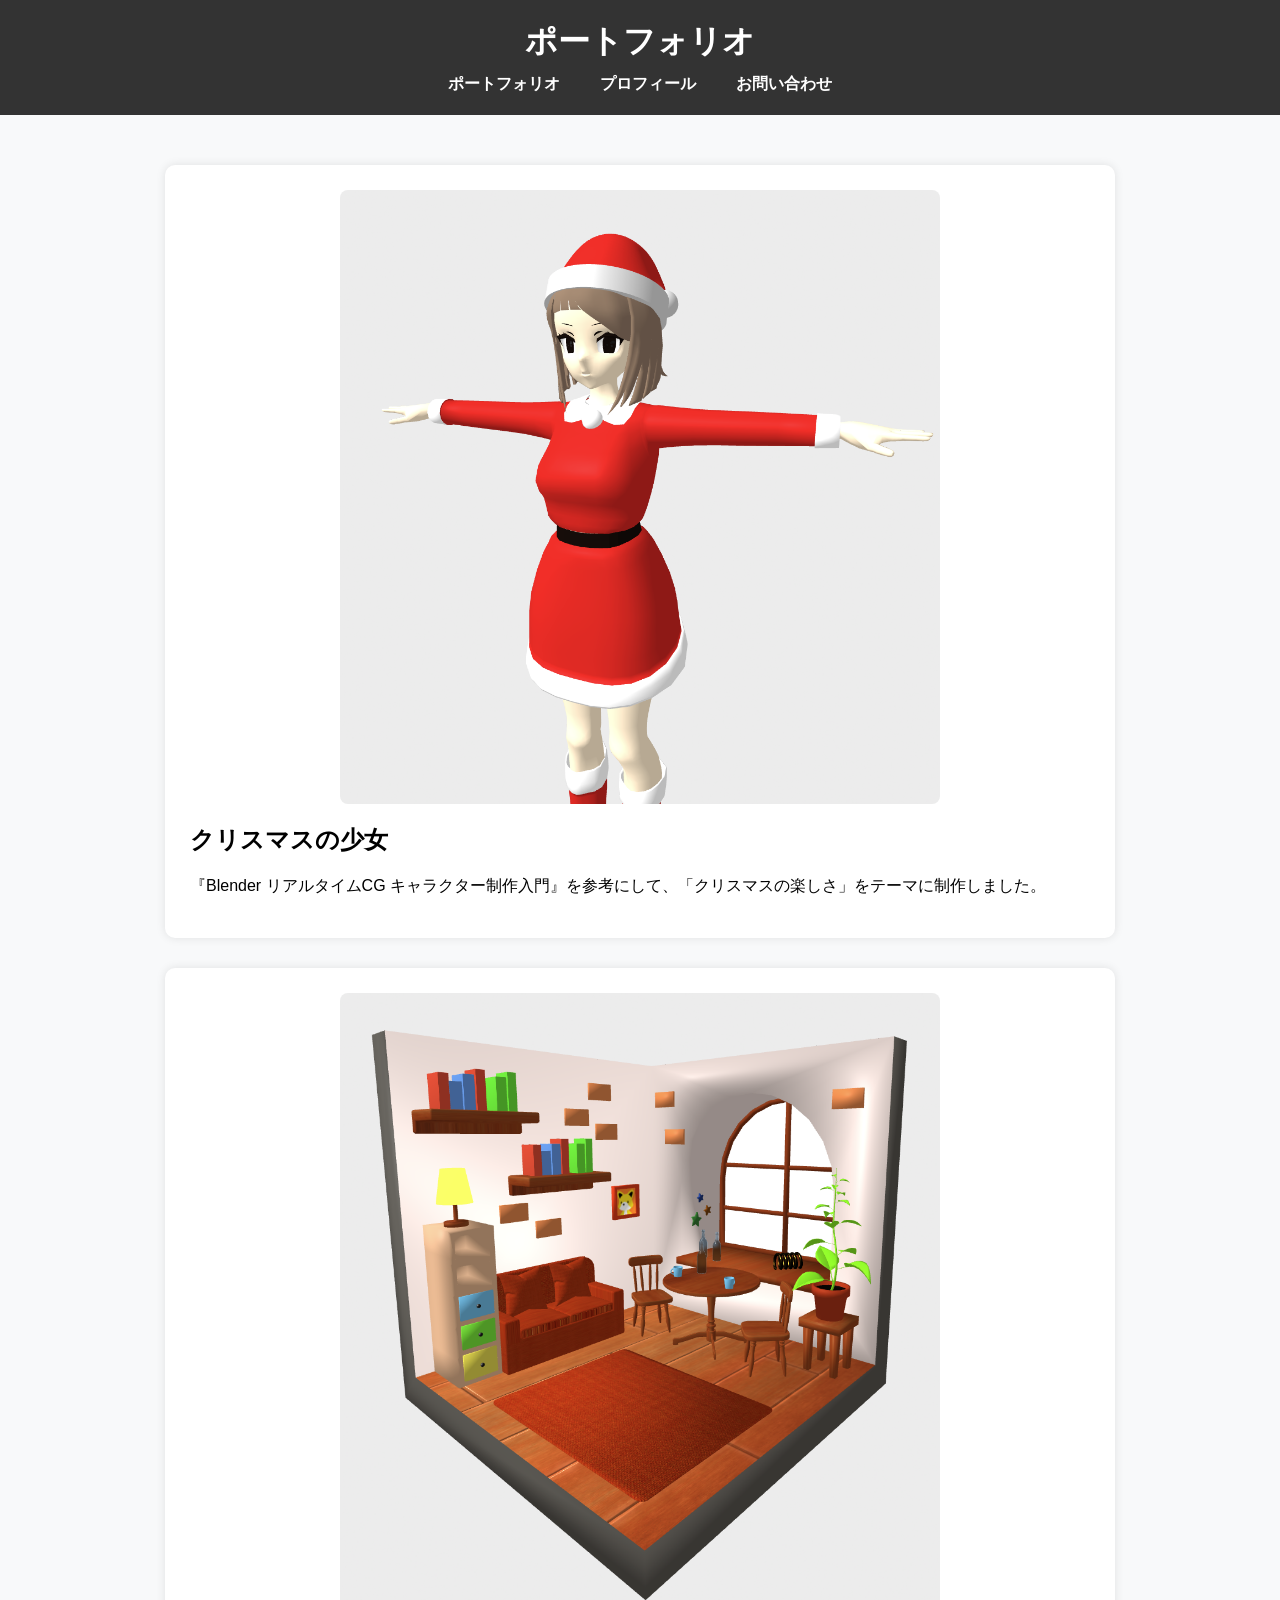
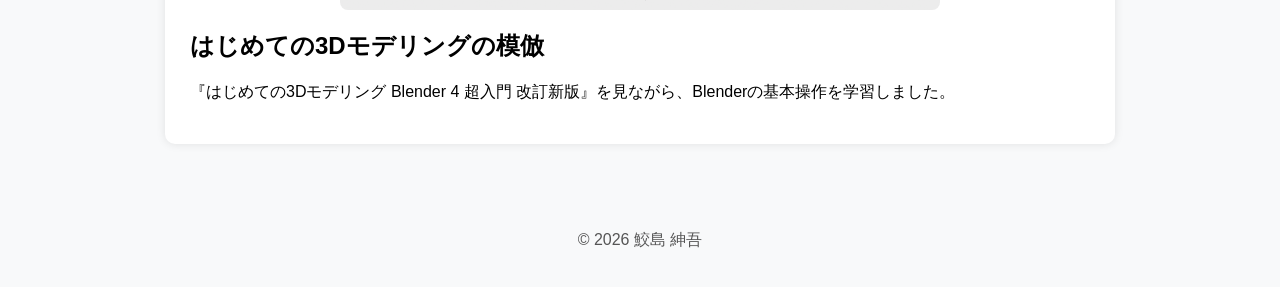
<file: index.html>
<!DOCTYPE html>
<html lang="ja">
<head>
  <meta charset="UTF-8">
  <title>ポートフォリオ</title>
  <link rel="stylesheet" href="style.css">
</head>
<body>
  <header>
    <h1>ポートフォリオ</h1>
    <nav>
      <ul class="menu">
        <li class="dropdown">
          <a href="index.html">ポートフォリオ</a>
          <ul class="dropdown-menu">
            <li><a href="works/christmas-girl.html">クリスマスの少女</a></li>
            <li><a href="works/roomModeling.html">はじめての3Dモデリングの模倣</a></li>
          </ul>
        </li>
        <li><a href="profile.html">プロフィール</a></li> 
        <li><a href="contact.html">お問い合わせ</a></li>
      </ul>
    </nav>
  </header>

  <main>
    <section class="work-card">
      <a href="works/christmas-girl.html" class="work-link">
        <img src="assets/model1_preview.png" alt="クリスマスの少女">
        <h2>クリスマスの少女</h2>
        <p>
          『Blender リアルタイムCG キャラクター制作入門』を参考にして、「クリスマスの楽しさ」をテーマに制作しました。
        </p>
      </a>
    </section>
  
    <section class="work-card">
      <a href="works/roomModeling.html" class="work-link">
        <img src="assets/model2_preview.png" alt="部屋のモデリング">
        <h2>はじめての3Dモデリングの模倣</h2>
        <p>
          『はじめての3Dモデリング Blender 4 超入門 改訂新版』を見ながら、Blenderの基本操作を学習しました。
        </p>
      </a>
    </section>
  </main>

  <footer>
    <p>© 2026 鮫島 紳吾</p>
  </footer>
</body>
</html>
</file>
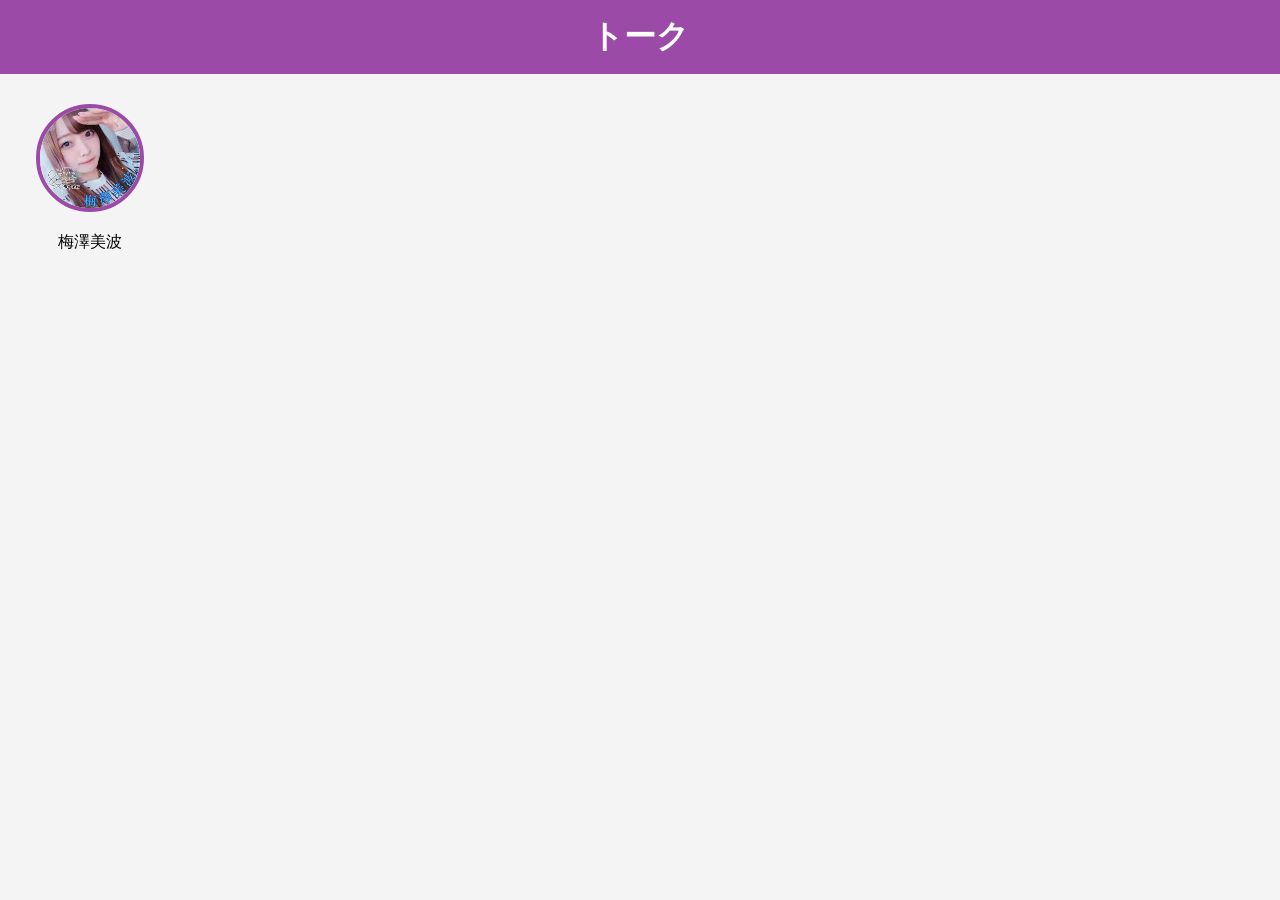
<file: UmeArchive/index.html>
<!DOCTYPE html>
<html lang="ja">
    <head>
        <meta charset="UTF-8">
        <title>乃木坂46 メッセージ</title>
        <link rel="stylesheet" href="css/style.css">
    </head>

    <body>
        <header>
            <h1>トーク</h1>
        </header>

        <div class="online-member">
            <div class="member-card" onClick="location.href='chat.html'">
                <img src="images/ume_icon.jpg" class="member-icon">
                <p>梅澤美波</p>
            </div>
        </div>
    </body>
</html>
</file>
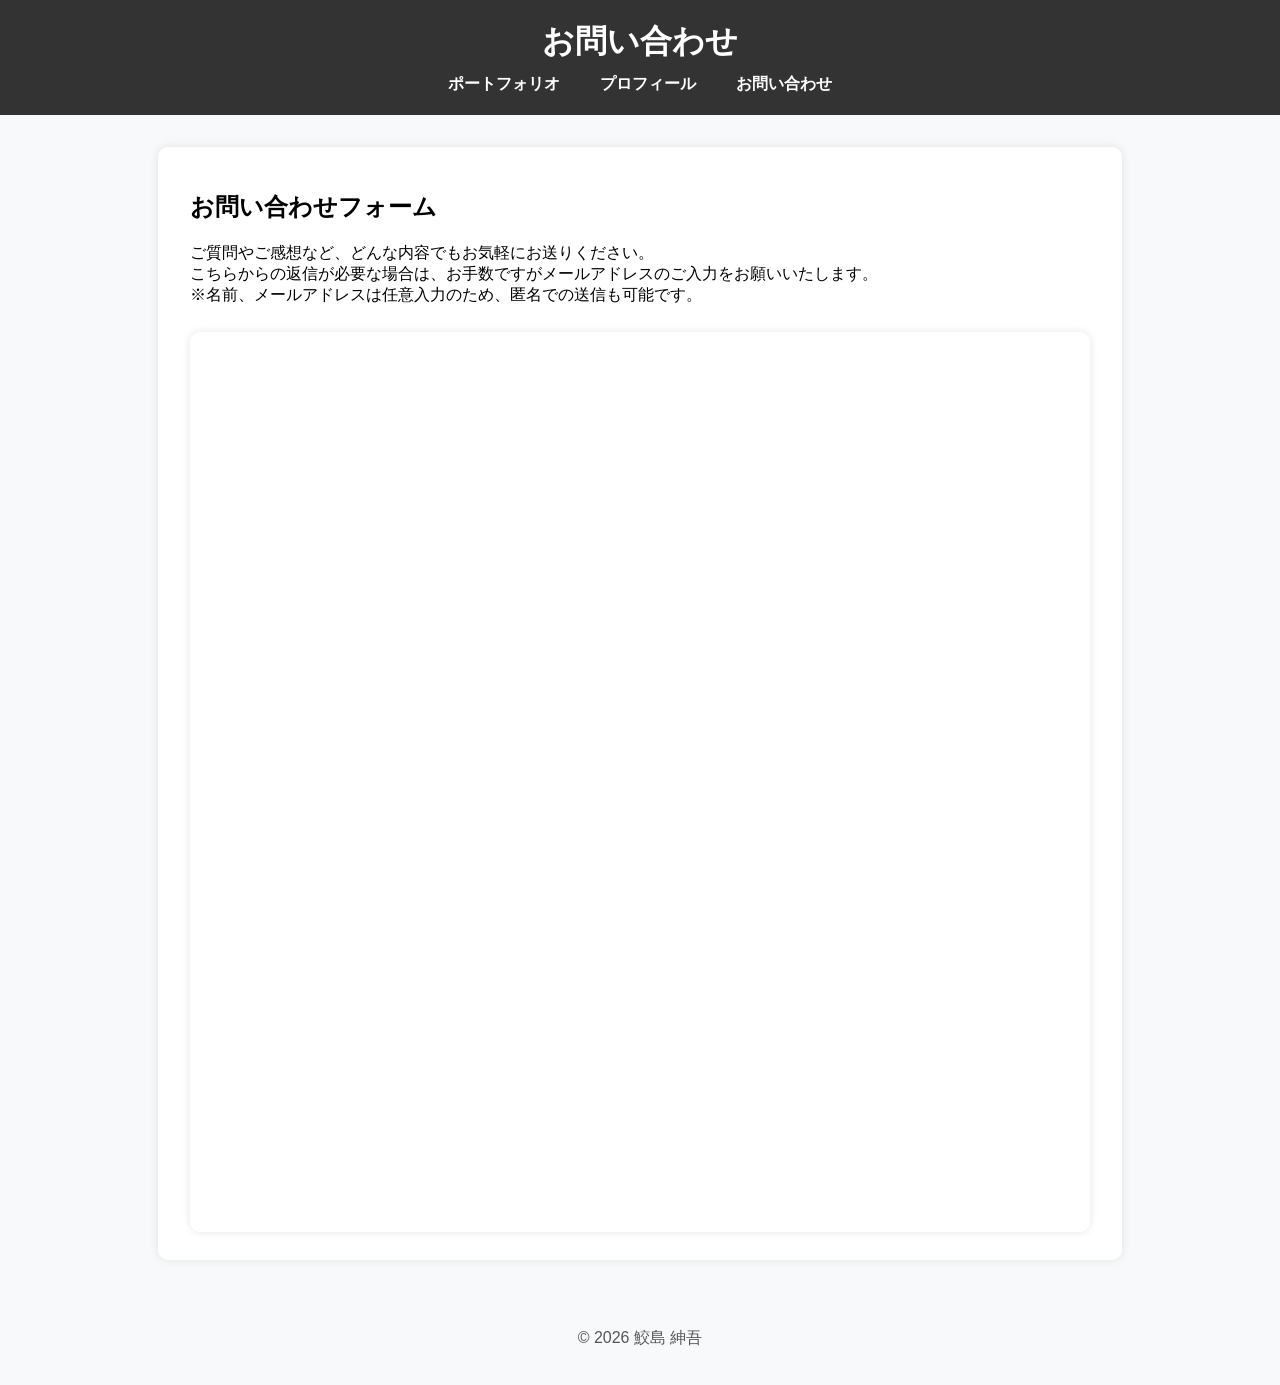
<file: contact.html>
<!DOCTYPE html>
<html lang="ja">
<head>
  <meta charset="UTF-8">
  <title>お問い合わせ</title>
  <link rel="stylesheet" href="style.css">
</head>
<body>
<header>
    <h1>お問い合わせ</h1>
    <nav>
      <ul class="menu">
        <li class="dropdown">
          <a href="index.html">ポートフォリオ</a>
          <ul class="dropdown-menu">
            <li><a href="works/christmas-girl.html">クリスマスの少女</a></li>
            <li><a href="works/roomModeling.html">はじめての3Dモデリングの模倣</a></li>
          </ul>
        </li>
        <li><a href="profile.html">プロフィール</a></li> 
        <li><a href="contact.html">お問い合わせ</a></li>
      </ul>
    </nav>
  </header>

<section>
  <h2>お問い合わせフォーム</h2>
  <p>ご質問やご感想など、どんな内容でもお気軽にお送りください。<br>
     こちらからの返信が必要な場合は、お手数ですがメールアドレスのご入力をお願いいたします。<br>
     ※名前、メールアドレスは任意入力のため、匿名での送信も可能です。</p>

  <!-- 🔹 ロード中メッセージ -->
  <div id="loading-message">
    マイクロソフトフォームを読み込み中です。少しお待ちください…
  </div>

  <!-- ▼ マイクロソフトフォームを埋め込む -->
  <iframe
    id="ms-form"
    class="ms-form"
    src="https://forms.office.com/Pages/ResponsePage.aspx?id=vp42Lm8OF0qu0CvTeDIk_mT6iTL8O8BKkpQzoKAa1VZUN0JVOVBCN1o0R1oyV1VOWUo5S1dIUDlLSy4u&embedded=true">
    読み込んでいます…
  </iframe>

</section>

<footer>
  <p>© 2026 鮫島 紳吾</p>
</footer>

<script>
  // iframe が読み込まれたらローディング表示を消す
  document.getElementById("ms-form").addEventListener("load", function() {
    document.getElementById("loading-message").style.display = "none";
  });
</script>

</body>
</html>
</file>
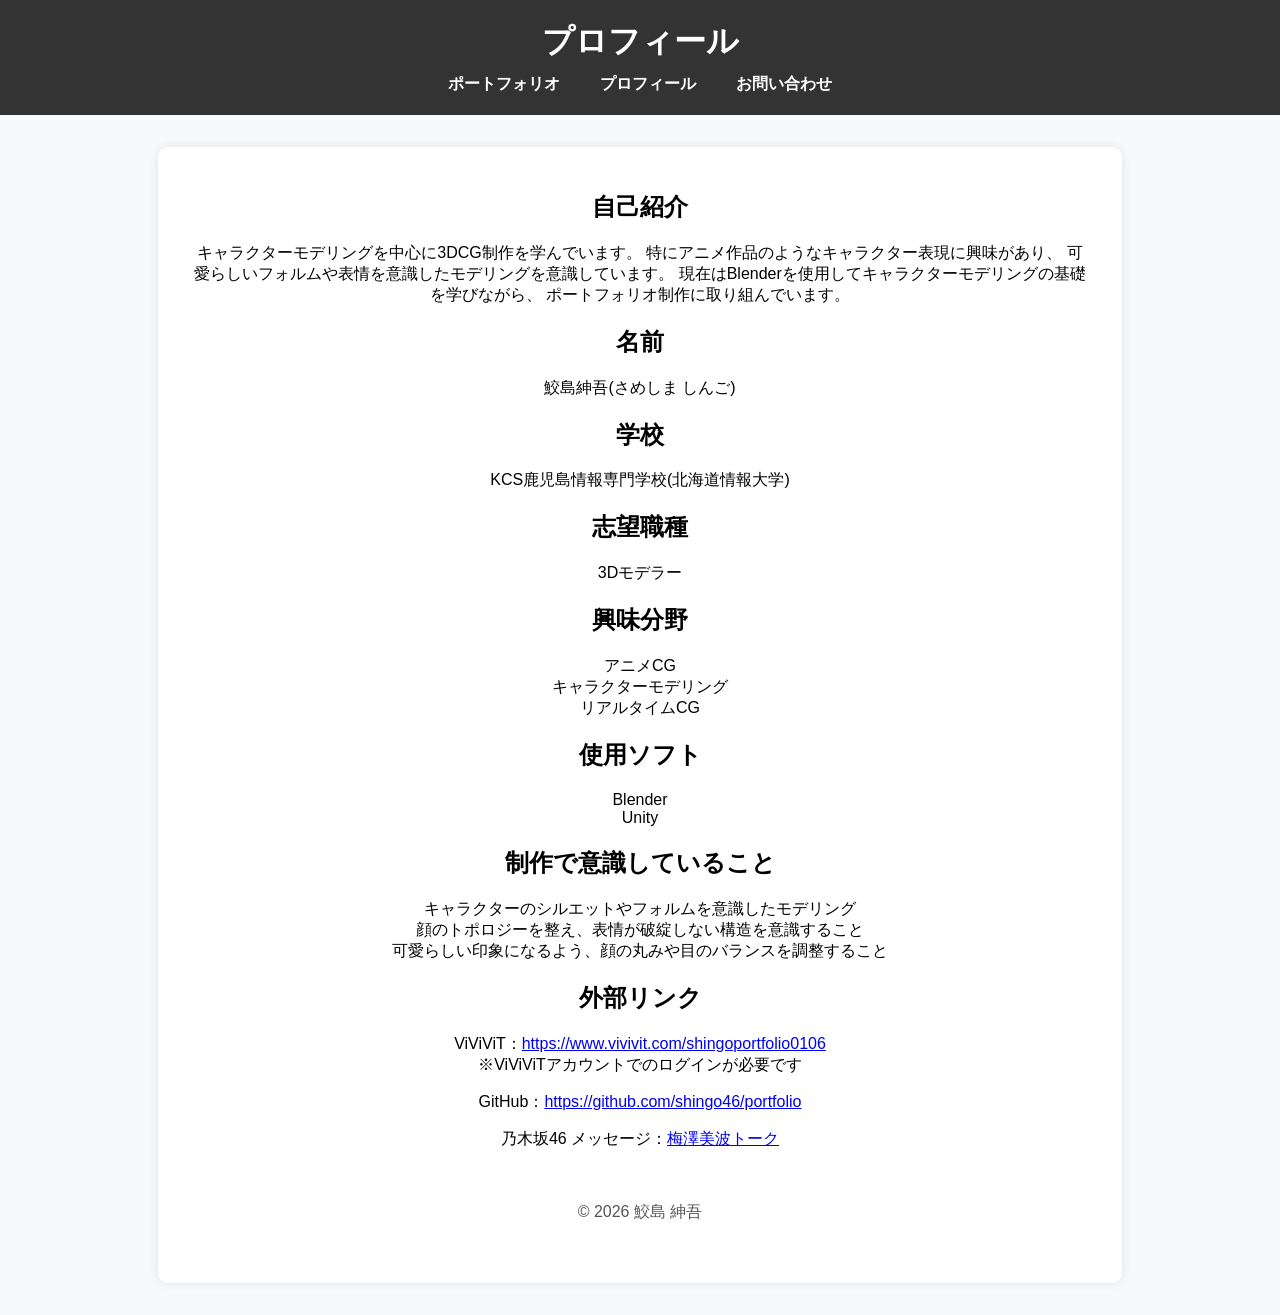
<file: profile.html>
<!DOCTYPE html>
<html lang="ja">
<head>
  <meta charset="UTF-8">
  <title>プロフィール</title>
  <link rel="stylesheet" href="style.css">
</head>
<body>
  <header>
    <h1>プロフィール</h1>
    <nav>
      <ul class="menu">
        <li class="dropdown">
          <a href="index.html">ポートフォリオ</a>
          <ul class="dropdown-menu">
            <li><a href="works/christmas-girl.html">クリスマスの少女</a></li>
            <li><a href="works/roomModeling.html">はじめての3Dモデリングの模倣</a></li>
          </ul>
        </li>
        <li><a href="profile.html">プロフィール</a></li> 
        <li><a href="contact.html">お問い合わせ</a></li>
      </ul>
    </nav>
  </header>

  <section class="profile-section">
    <h2>自己紹介</h2>
    <p>
      キャラクターモデリングを中心に3DCG制作を学んでいます。
      特にアニメ作品のようなキャラクター表現に興味があり、
      可愛らしいフォルムや表情を意識したモデリングを意識しています。

      現在はBlenderを使用してキャラクターモデリングの基礎を学びながら、
      ポートフォリオ制作に取り組んでいます。
    </p>
    <h2>名前</h2>
    <p>鮫島紳吾(さめしま しんご)</p>

    <h2>学校</h2>
    <p>KCS鹿児島情報専門学校(北海道情報大学)

    <h2>志望職種</h2>
    <p>3Dモデラー</p>

    <h2>興味分野</h2>
    <p>
      アニメCG<br>
      キャラクターモデリング<br>
      リアルタイムCG
    </p>

    <h2>使用ソフト</h2>
    <p>
      Blender<br>
      Unity
    </p>

    <h2>制作で意識していること</h2>
    <p>
      キャラクターのシルエットやフォルムを意識したモデリング<br>
      顔のトポロジーを整え、表情が破綻しない構造を意識すること<br>
      可愛らしい印象になるよう、顔の丸みや目のバランスを調整すること
    </p>
    <h2>外部リンク</h2>
    <p>ViViViT：<a href="https://www.vivivit.com/shingoportfolio0106">https://www.vivivit.com/shingoportfolio0106</a><br>
    ※ViViViTアカウントでのログインが必要です</p>
    <p>GitHub：<a href="https://github.com/shingo46/portfolio">https://github.com/shingo46/portfolio</a></p>
    <p>乃木坂46 メッセージ：<a href="UmeArchive/index.html">梅澤美波トーク</a></p>

  <footer>
    <p>© 2026 鮫島 紳吾</p>
  </footer>
</body>
</html>
</file>
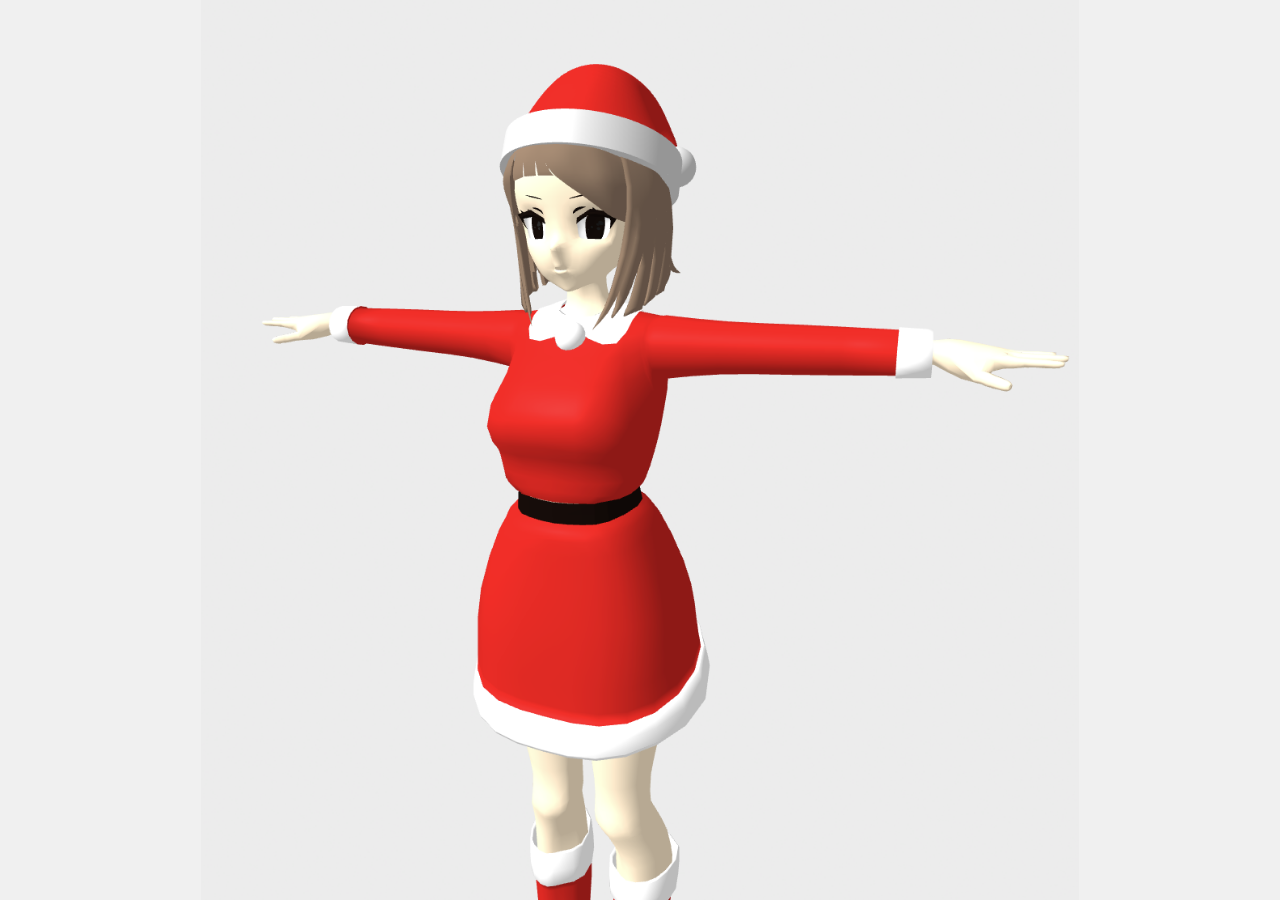
<file: scene1.html>
<!DOCTYPE html>
<html>
<head>
  <meta charset="UTF-8">
  <script src="https://aframe.io/releases/1.4.2/aframe.min.js"></script>

  <style>
    html, body, a-scene {
      width: 100%;
      height: 100%;
      margin: 0;
      padding: 0;
      overflow: hidden;
    }

    /* ロード中に表示する画像 */
    #loading-image {
      position: absolute;
      top: 0;
      left: 0;
      width: 100%;
      height: 100%;
      object-fit: contain;
      background: #f0f0f0;
      transition: opacity 0.5s;
      z-index: 10;
    }

    #loading-image.hidden {
      opacity: 0;
      pointer-events: none;
    }
  </style>
</head>
<body>

  <!-- 🔹 ロード中に表示する画像 -->
  <img id="loading-image" src="assets/model1_preview.png" alt="Loading...">

  <!-- 🔹 A-Frame 上下移動コンポーネント -->
  <script>
AFRAME.registerComponent("flat-wasd", {
  schema: {
    speed: {default: 3}
  },

  init: function () {
    this.keys = {};
    window.addEventListener("keydown", e => this.keys[e.code] = true);
    window.addEventListener("keyup",   e => this.keys[e.code] = false);
  },

  tick: function (time, delta) {
    const el = this.el;
    const pos = el.getAttribute("position");
    const rot = el.getAttribute("rotation");
    const move = this.data.speed * (delta / 1000);

    // --- 水平方向だけの角度（Y軸回転） ---
    const yaw = THREE.MathUtils.degToRad(rot.y);

    // 基本方向ベクトル（カメラの傾きは無視）
    const forward = new THREE.Vector3(-Math.sin(yaw), 0, -Math.cos(yaw));
    const right   = new THREE.Vector3(-forward.z, 0, forward.x);

    // --- 移動処理（地面と水平のみ） ---
    if (this.keys["KeyW"]) {
      pos.x += forward.x * move;
      pos.z += forward.z * move;
    }
    if (this.keys["KeyS"]) {
      pos.x -= forward.x * move;
      pos.z -= forward.z * move;
    }
    if (this.keys["KeyA"]) {
      pos.x -= right.x * move;
      pos.z -= right.z * move;
    }
    if (this.keys["KeyD"]) {
      pos.x += right.x * move;
      pos.z += right.z * move;
    }

    if (this.keys["Space"]) pos.y += move; // 上昇
    if (this.keys["ShiftLeft"] || this.keys["ShiftRight"]) pos.y -= move; // 下降

    el.setAttribute("position", pos);
  }
});
</script>


  <a-scene embedded>
    <a-assets>
      <a-asset-item id="model1" src="assets/model1.glb"></a-asset-item>
    </a-assets>

    <a-entity id="modelEntity"
              gltf-model="#model1"
              position="0 0 0"
              scale="3 3 3">
    </a-entity>

    <a-sky color="#ECECEC"></a-sky>

    <!-- 🎥 カメラ：上下移動＋WASD対応 -->
    <a-entity camera 
              look-controls
              flat-wasd
              position="0 4 2">
    </a-entity>
  </a-scene>

  <script>
    const model = document.getElementById("modelEntity");
    const loadingImage = document.getElementById("loading-image");

    model.addEventListener("model-loaded", () => {
      console.log("モデル読み込み完了");
      loadingImage.classList.add("hidden");
    });
  </script>

</body>
</html>
</file>
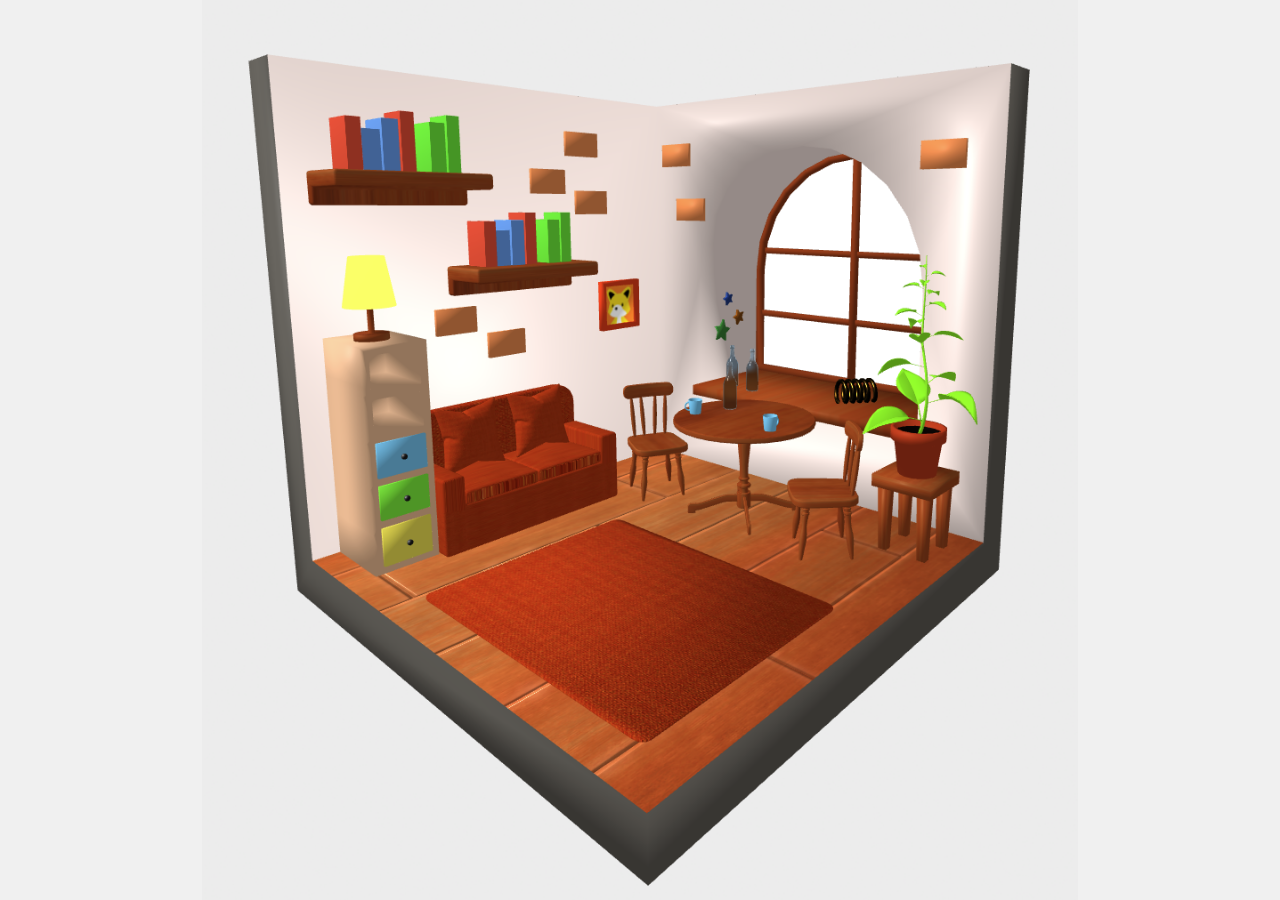
<file: scene2.html>
<!DOCTYPE html>
<html>
<head>
  <meta charset="UTF-8">
  <script src="https://aframe.io/releases/1.4.2/aframe.min.js"></script>

  <style>
    html, body, a-scene {
      width: 100%;
      height: 100%;
      margin: 0;
      padding: 0;
      overflow: hidden;
    }

    #loading-image {
      position: absolute;
      top: 0;
      left: 0;
      width: 100%;
      height: 100%;
      object-fit: contain;
      background: #f0f0f0;
      transition: opacity 0.5s;
      z-index: 10;
    }

    #loading-image.hidden {
      opacity: 0;
      pointer-events: none;
    }
  </style>
</head>
<body>

  <img id="loading-image" src="assets/model2_preview.png" alt="Loading...">

  <!-- 上下移動コンポーネント -->
  <script>
AFRAME.registerComponent("flat-wasd", {
  schema: {
    speed: {default: 3}
  },

  init: function () {
    this.keys = {};
    window.addEventListener("keydown", e => this.keys[e.code] = true);
    window.addEventListener("keyup",   e => this.keys[e.code] = false);
  },

  tick: function (time, delta) {
    const el = this.el;
    const pos = el.getAttribute("position");
    const rot = el.getAttribute("rotation");
    const move = this.data.speed * (delta / 1000);

    // --- 水平方向だけの角度（Y軸回転） ---
    const yaw = THREE.MathUtils.degToRad(rot.y);

    // 基本方向ベクトル（カメラの傾きは無視）
    const forward = new THREE.Vector3(-Math.sin(yaw), 0, -Math.cos(yaw));
    const right   = new THREE.Vector3(-forward.z, 0, forward.x);

    // --- 移動処理（地面と水平のみ） ---
    if (this.keys["KeyW"]) {
      pos.x += forward.x * move;
      pos.z += forward.z * move;
    }
    if (this.keys["KeyS"]) {
      pos.x -= forward.x * move;
      pos.z -= forward.z * move;
    }
    if (this.keys["KeyA"]) {
      pos.x -= right.x * move;
      pos.z -= right.z * move;
    }
    if (this.keys["KeyD"]) {
      pos.x += right.x * move;
      pos.z += right.z * move;
    }

    if (this.keys["Space"]) pos.y += move; // 上昇
    if (this.keys["ShiftLeft"] || this.keys["ShiftRight"]) pos.y -= move; // 下降

    el.setAttribute("position", pos);
  }
});
</script>

  <a-scene embedded>
    <a-assets>
      <a-asset-item id="model2" src="assets/model2.glb"></a-asset-item>
    </a-assets>

    <a-entity id="modelEntity"
              gltf-model="#model2"
              position="0 0 0"
              scale="3 3 3">
    </a-entity>

    <a-sky color="#ECECEC"></a-sky>

    <a-entity camera 
              look-controls
              flat-wasd
              position="0 4 2">
    </a-entity>
  </a-scene>

  <script>
    const model = document.getElementById("modelEntity");
    const loadingImage = document.getElementById("loading-image");

    model.addEventListener("model-loaded", () => {
      console.log("モデル読み込み完了");
      loadingImage.classList.add("hidden");
    });
  </script>

</body>
</html>
</file>
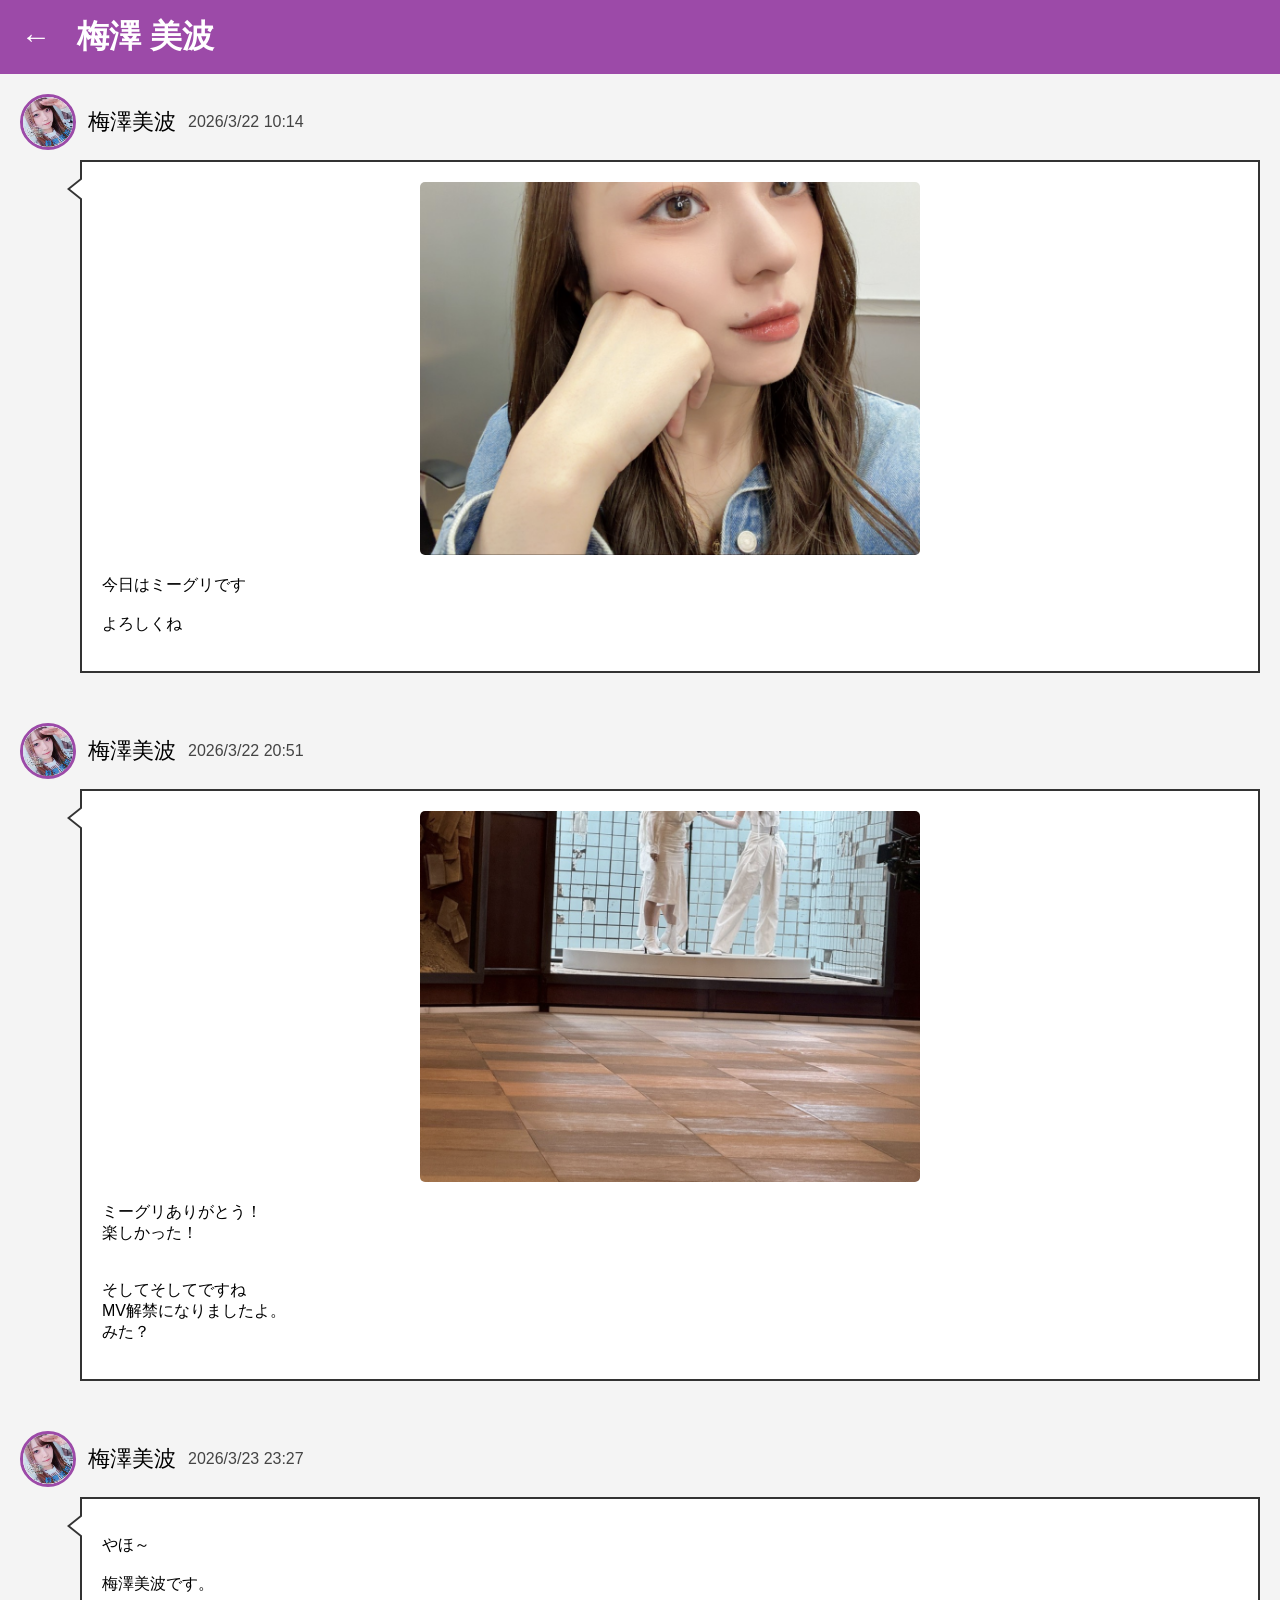
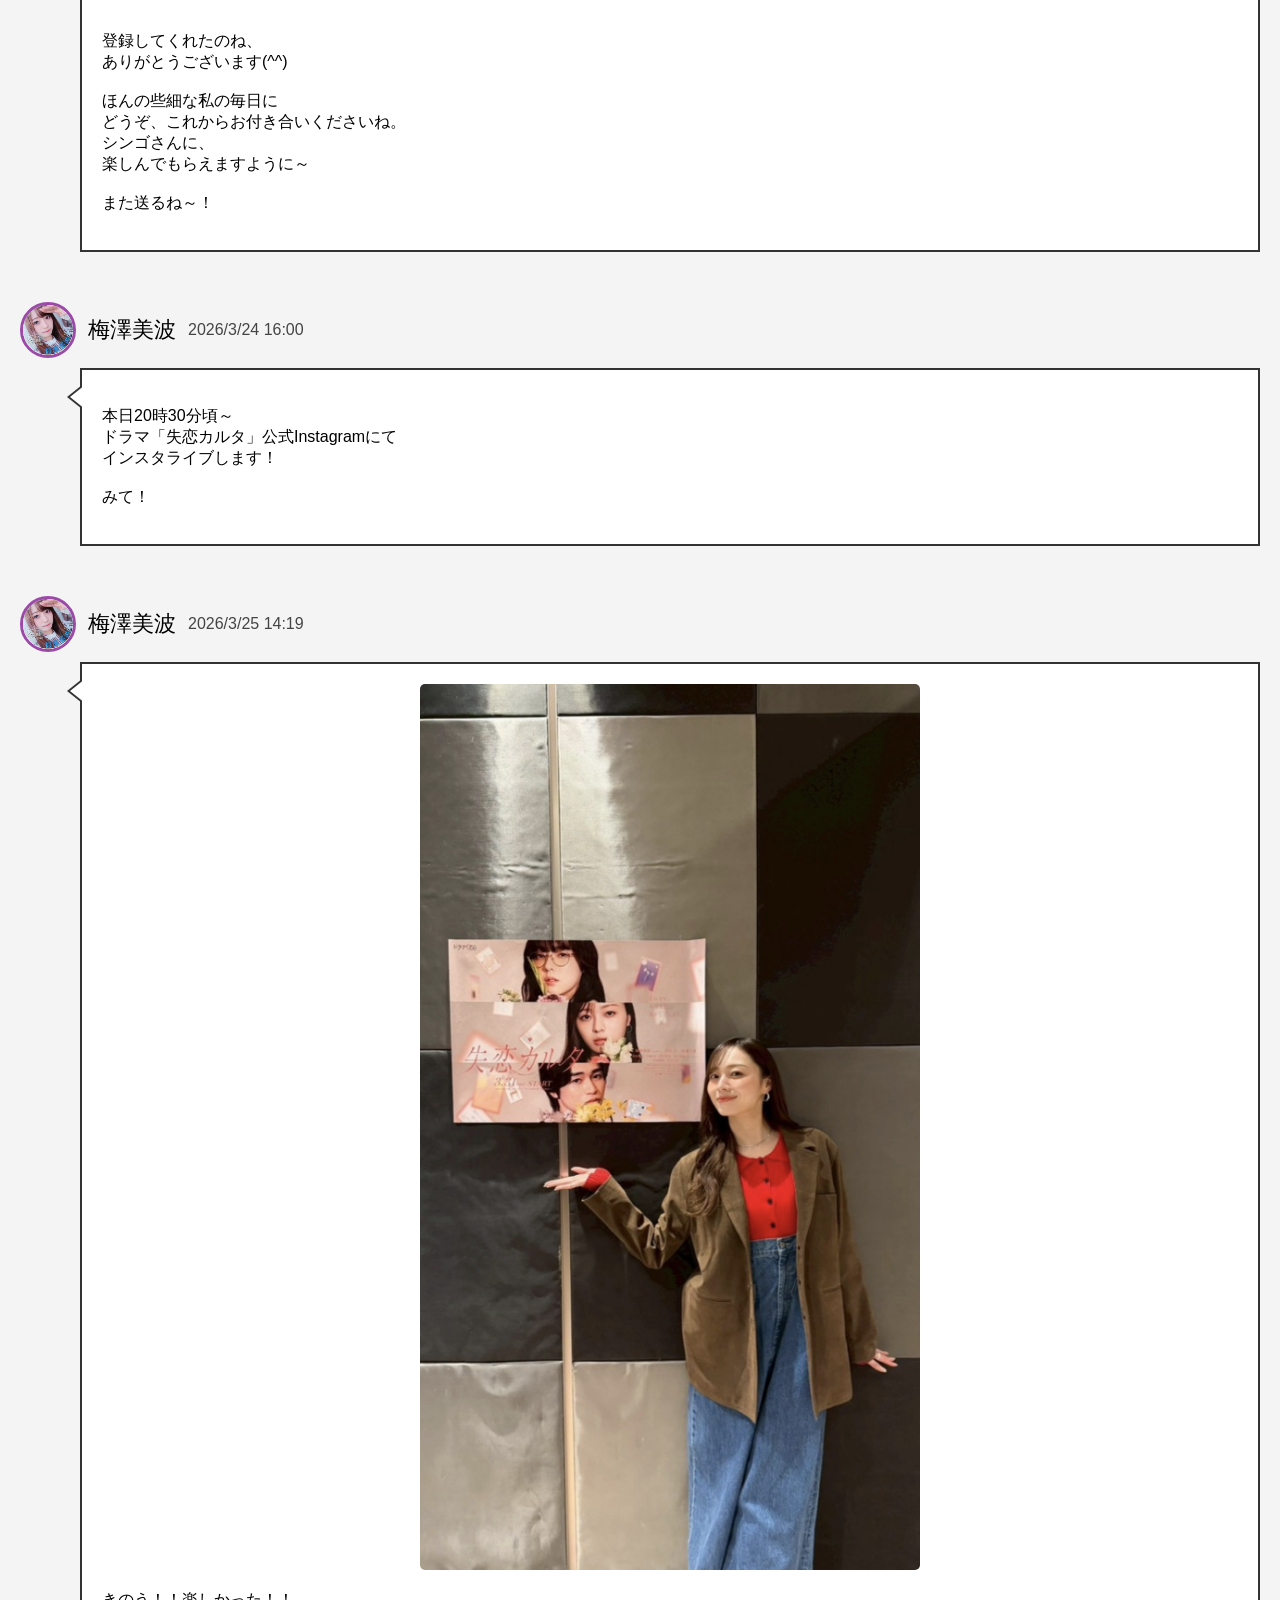
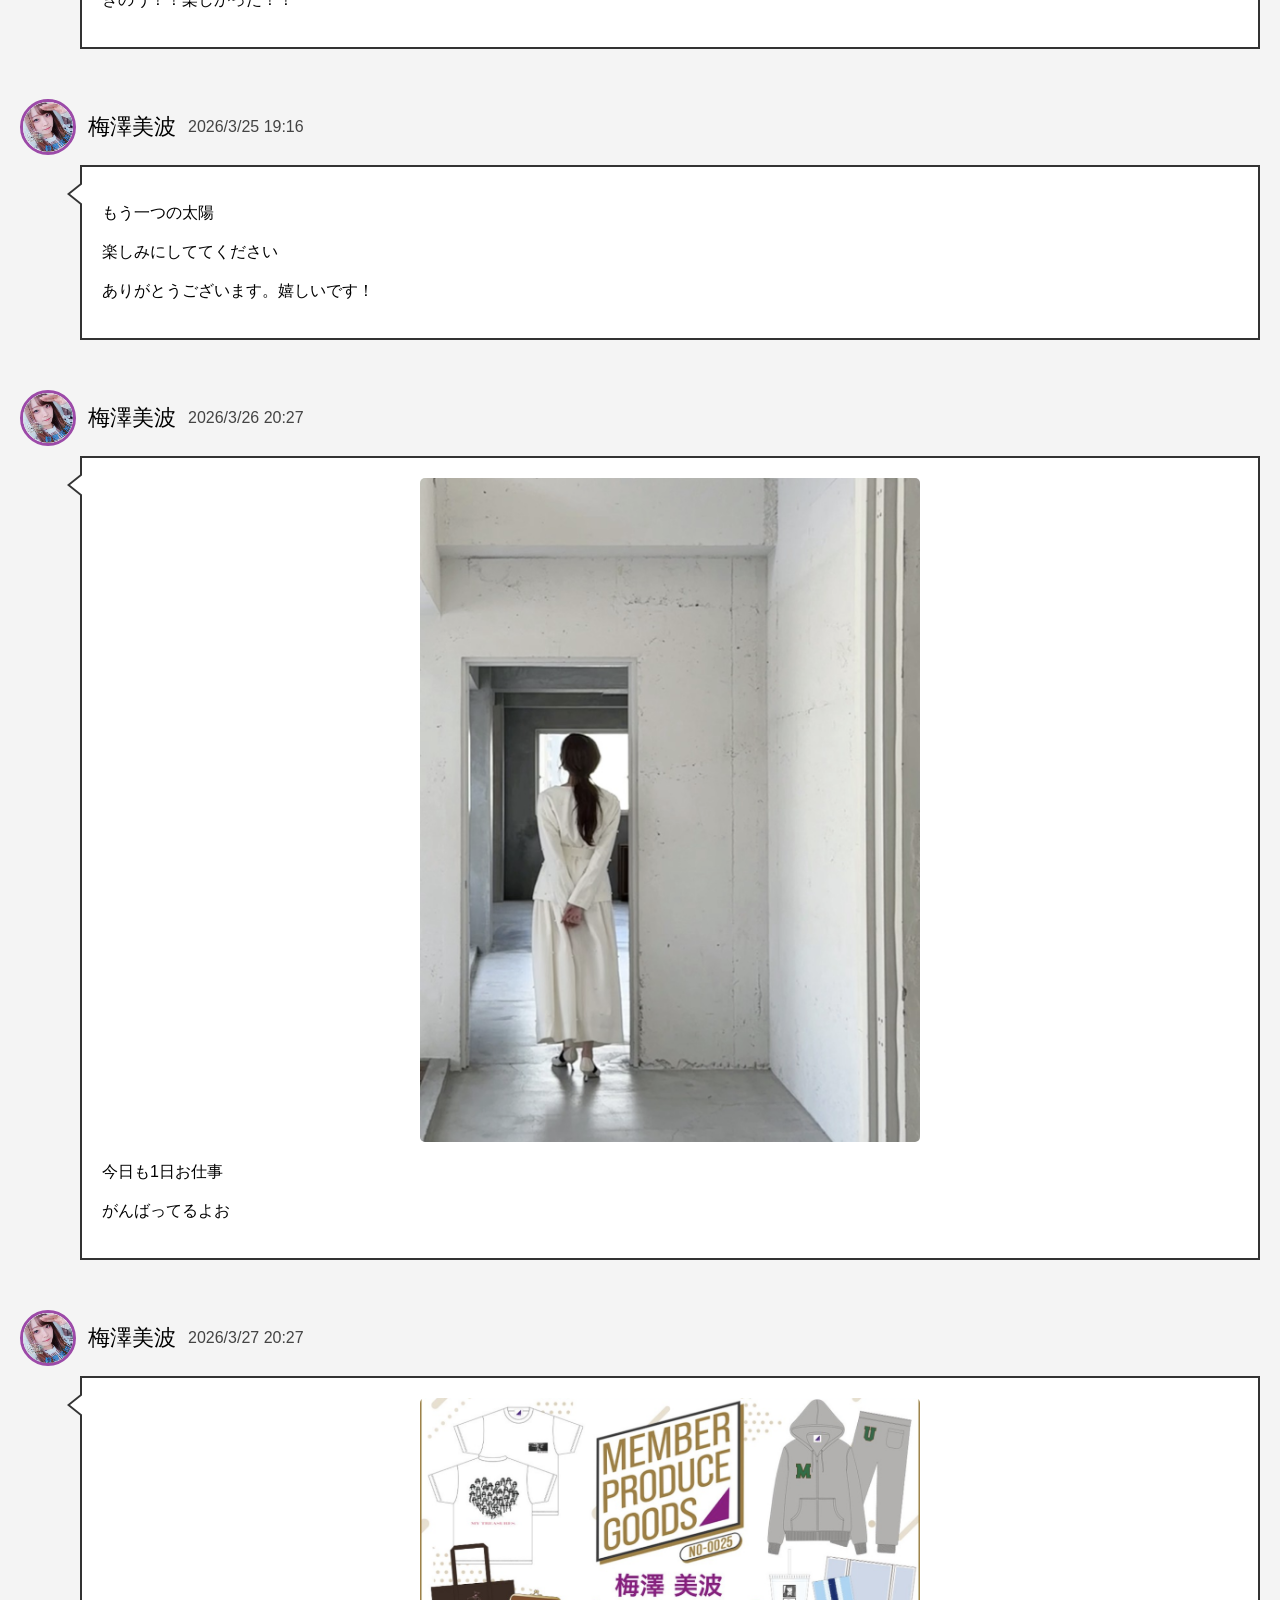
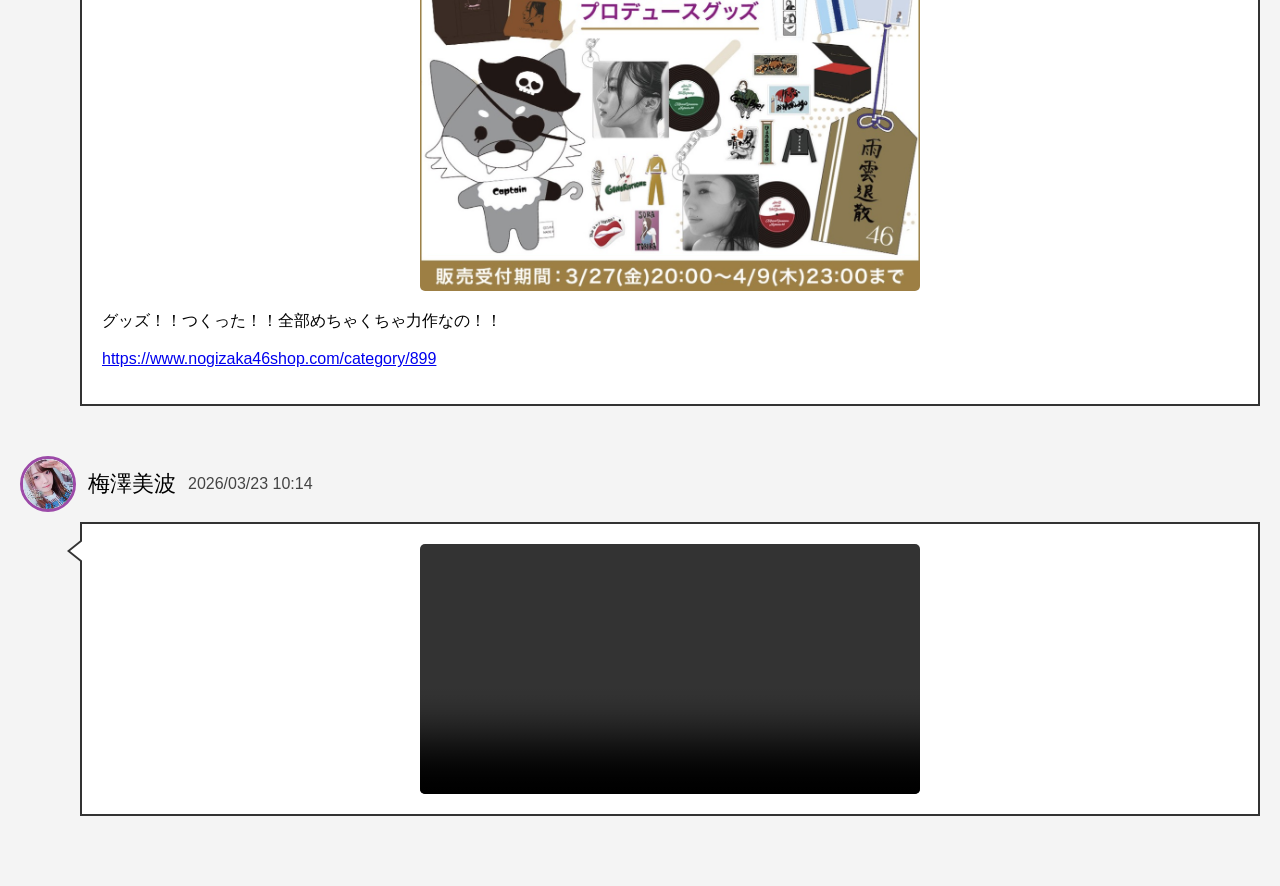
<file: UmeArchive/chat.html>
<!DOCTYPE html>
<html lang="ja">

<head>
    <meta charset="UTF-8">
    <title>梅澤美波トーク</title>
    <link rel="stylesheet" href="css/style.css">
</head>

<body>

    <header class="chat-header">

        <button class="back-btn"
            onclick="location.href='index.html'">
            ←
        </button>

        <h1>梅澤 美波</h1>

    </header>

    <main class="chat-area" id="chatArea">

    </main>

    <div id="imageModal"
        class="modal"
        onclick="closeImage()">

        <img id="modalImage">
    </div>
    
    <script src="js/chat.js"></script>

</body>

</html>
</file>
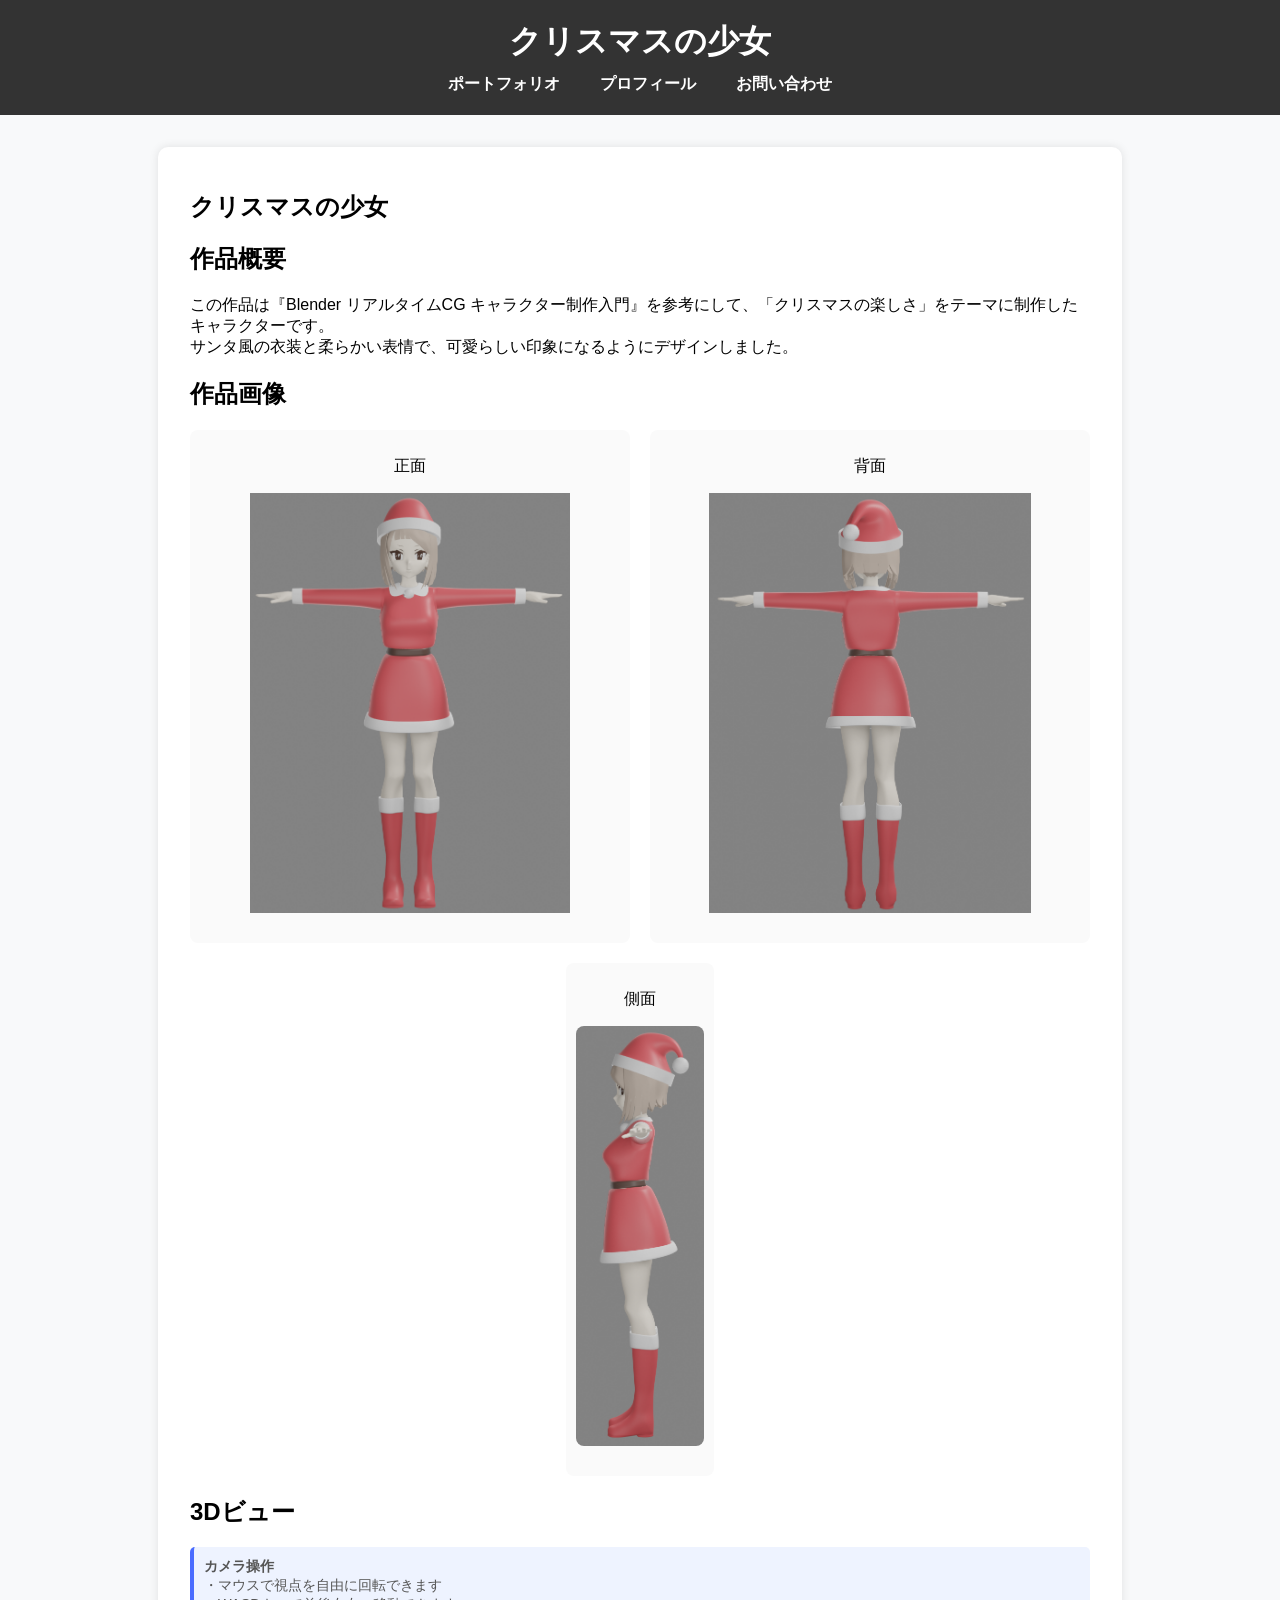
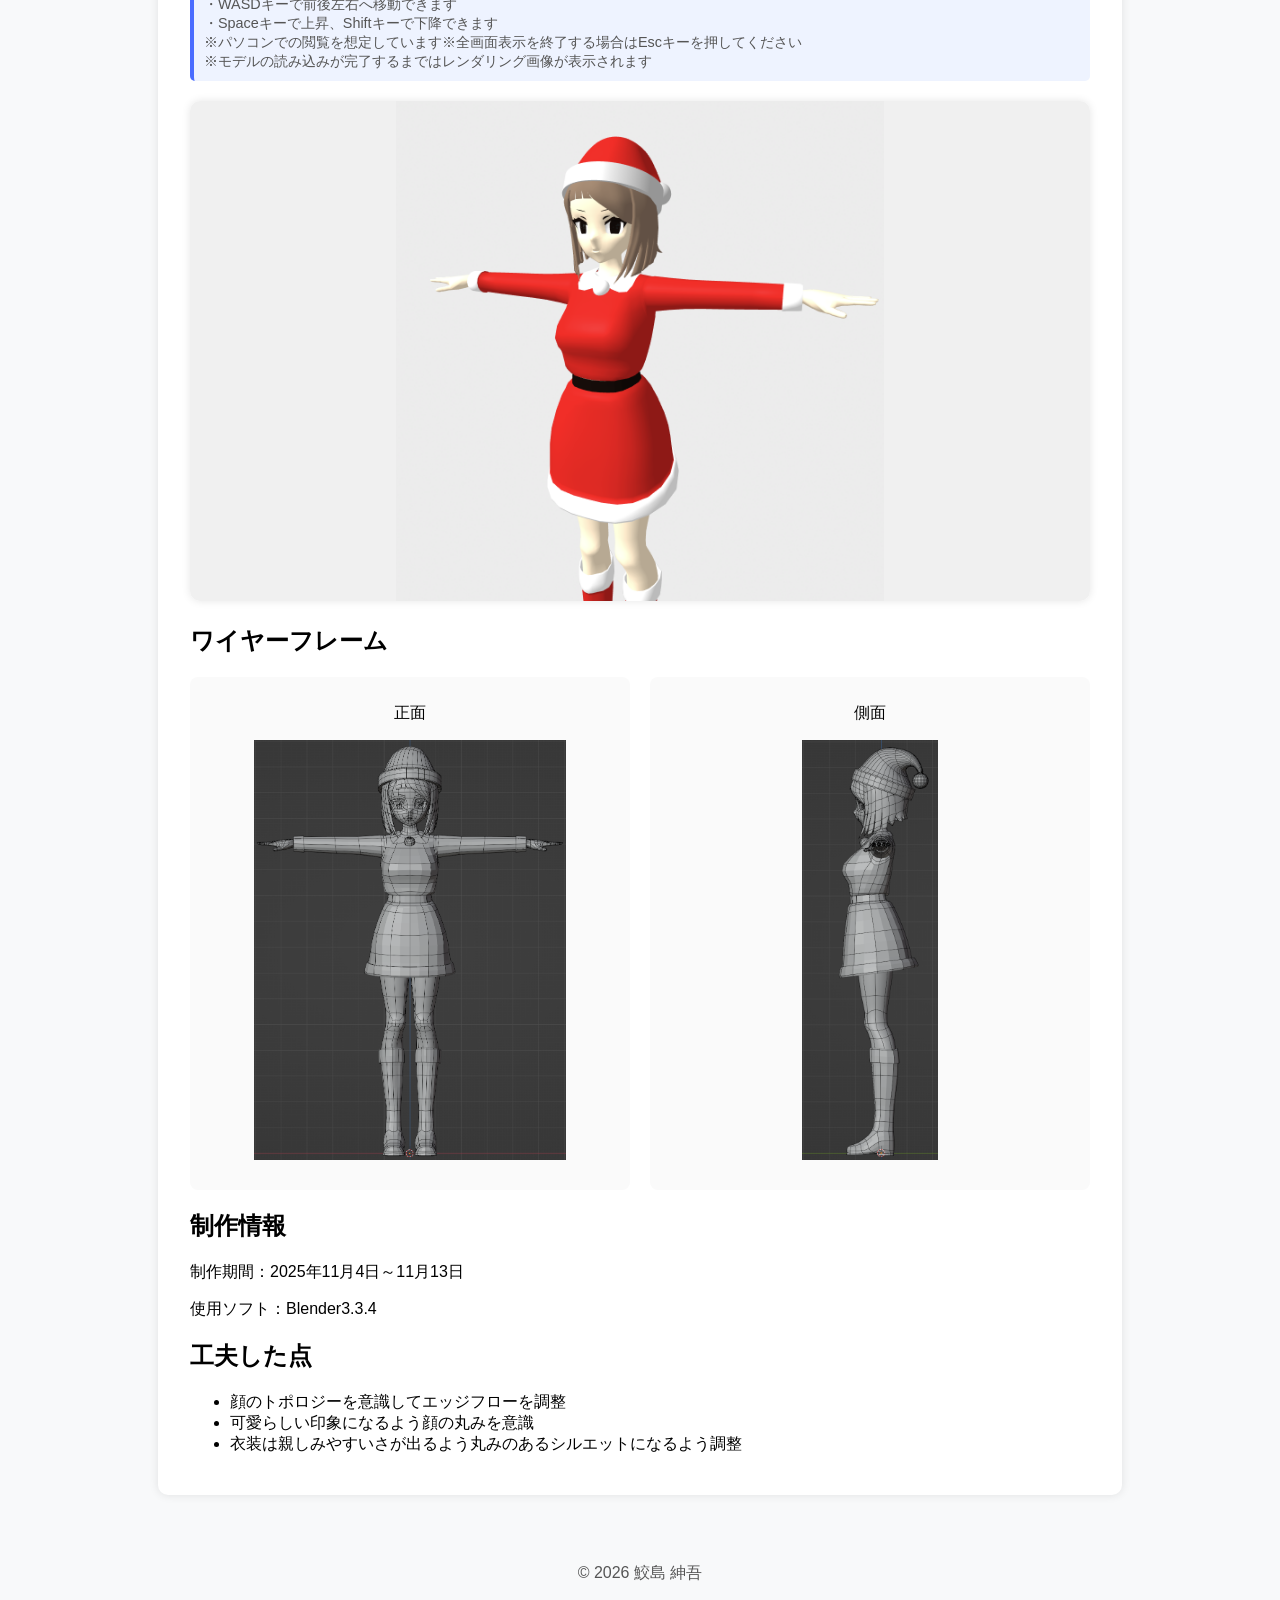
<file: works/christmas-girl.html>
<!DOCTYPE html>
<html lang="ja">
<head>
  <meta charset="UTF-8">
  <title>ポートフォリオ</title>
  <link rel="stylesheet" href="../style.css">
</head>
<body>
  <header>
    <h1>クリスマスの少女</h1>
    <nav>
      <ul class="menu">
        <li class="dropdown">
          <a href="../index.html">ポートフォリオ</a>
          <ul class="dropdown-menu">
            <li><a href="../works/christmas-girl.html">クリスマスの少女</a></li>
            <li><a href="../works/roomModeling.html">はじめての3Dモデリングの模倣</a></li>
          </ul>
        </li>
        <li><a href="../profile.html">プロフィール</a></li>
        <li><a href="../contact.html">お問い合わせ</a></li>
      </ul>
    </nav>
  </header>

  <section>
    <h2>クリスマスの少女</h2>

    <h2>作品概要</h2>
    <p>この作品は『Blender リアルタイムCG キャラクター制作入門』を参考にして、「クリスマスの楽しさ」をテーマに制作したキャラクターです。<br>
       サンタ風の衣装と柔らかい表情で、可愛らしい印象になるようにデザインしました。
    </p>

    <h2>作品画像</h2>
    <div class="image-grid">
      <div class="image-card">
        <p>正面</p>
        <img src="christmas-girl/Front.png" alt="正面画像">
      </div>
      <div class="image-card">
        <p>背面</p>
        <img src="christmas-girl/Back.png" alt="背面画像">
      </div>
      <div class="image-card center">
        <p>側面</p>
        <img src="christmas-girl/Side.png" alt="側面画面">
      </div>
    </div>

    <h2>3Dビュー</h2>
    <p class="camera-guide">
      <strong>カメラ操作</strong><br>
      ・マウスで視点を自由に回転できます<br>
      ・WASDキーで前後左右へ移動できます<br>
      ・Spaceキーで上昇、Shiftキーで下降できます<br>
      ※パソコンでの閲覧を想定しています※全画面表示を終了する場合はEscキーを押してください<br>
      ※モデルの読み込みが完了するまではレンダリング画像が表示されます
    </p>

    <iframe src="../scene1.html"></iframe>

    <h2>ワイヤーフレーム</h2>
    <div class="image-grid">
      <div class="image-card">
        <p>正面</p>
        <img src="christmas-girl/WireFront.png" alt="ワイヤー正面画像">
      </div>
      <div class="image-card">
        <p>側面</p>
        <img src="christmas-girl/WireSide.png" alt="ワイヤー側面画像">
      </div>
    </div>

    <h2>制作情報</h2>
    <p>制作期間：2025年11月4日～11月13日</p>
    <p>使用ソフト：Blender3.3.4</p>

    <h2>工夫した点</h2>
    <ul>
      <li>顔のトポロジーを意識してエッジフローを調整</li>
      <li>可愛らしい印象になるよう顔の丸みを意識</li>
      <li>衣装は親しみやすいさが出るよう丸みのあるシルエットになるよう調整</li>
    </ul>
  </section>

  <footer>
    <p>© 2026 鮫島 紳吾</p>
  </footer>
</body>
</html>
</file>
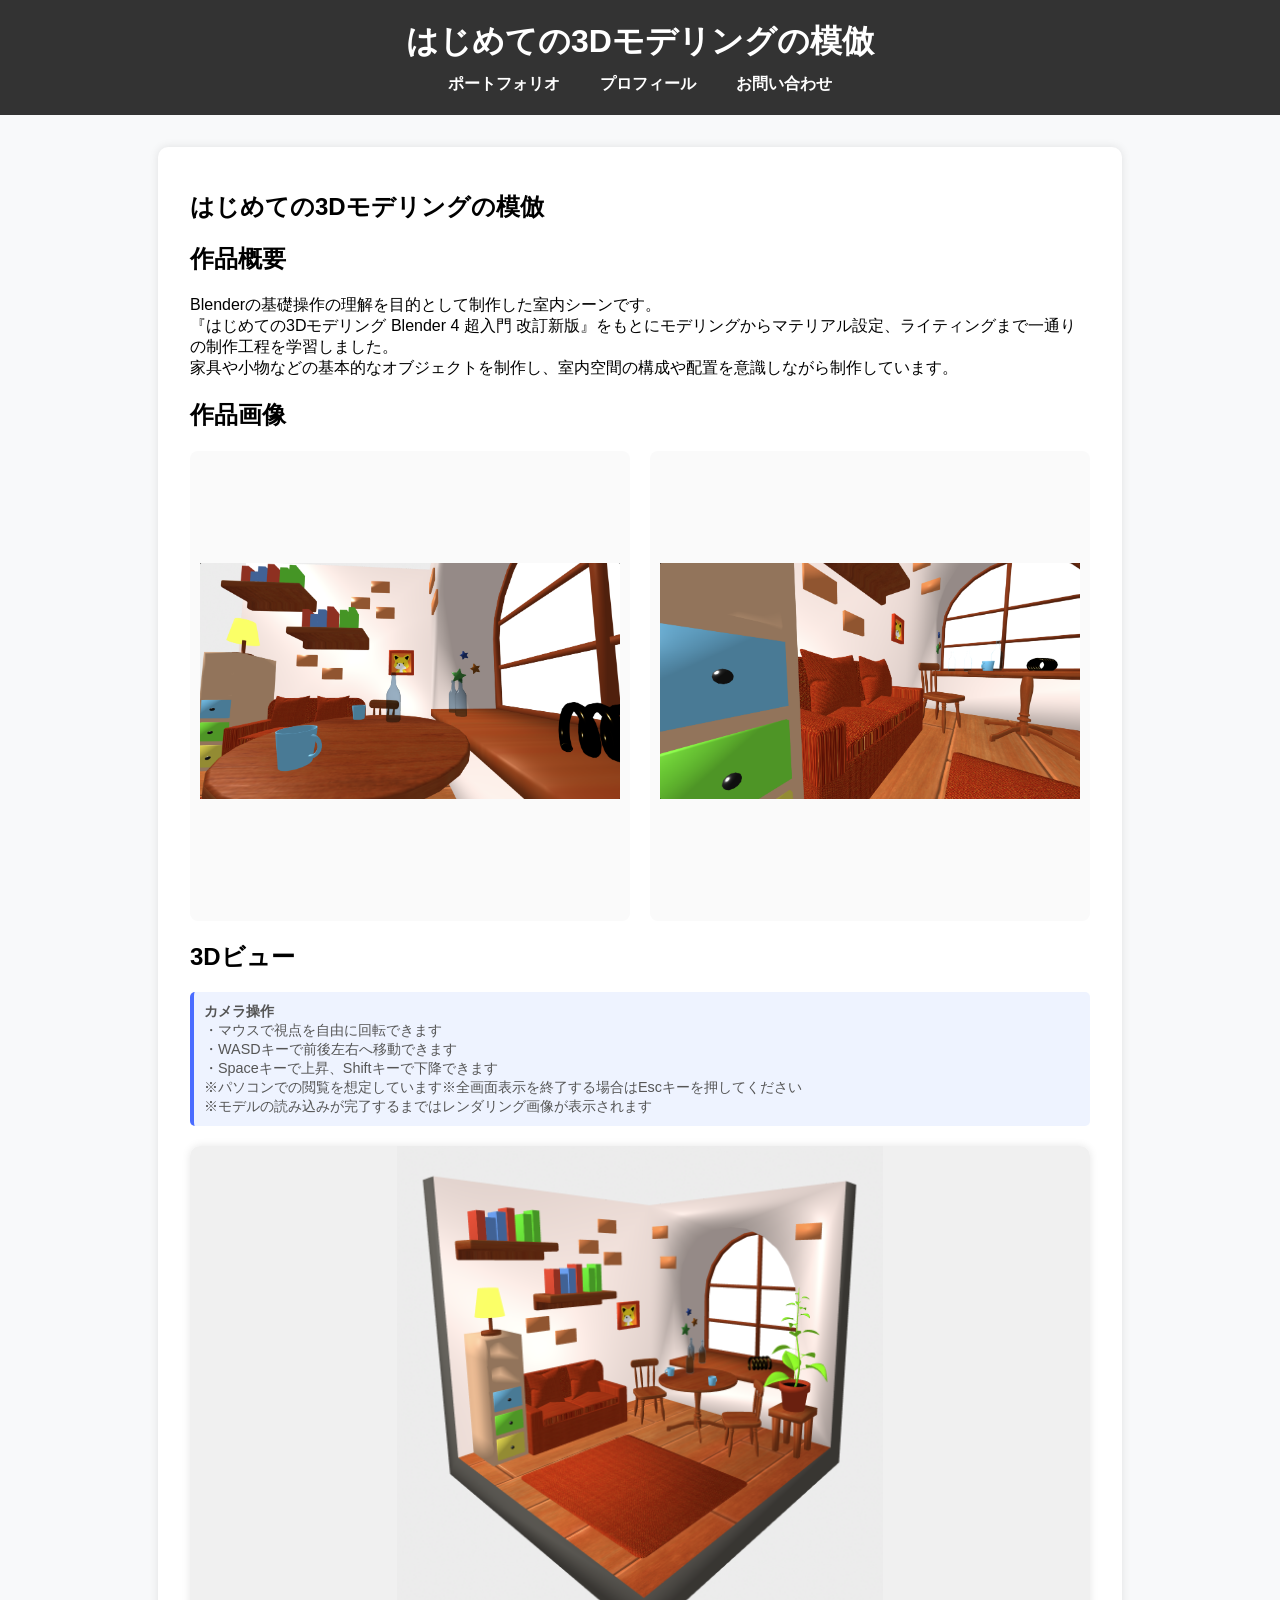
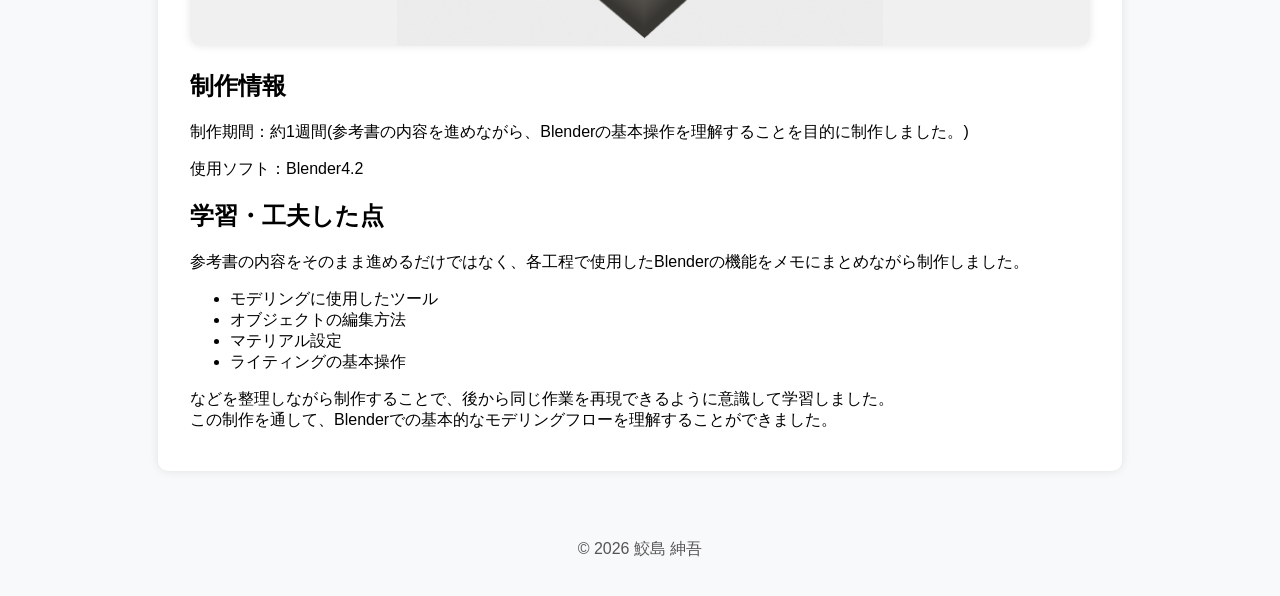
<file: works/roomModeling.html>
<!DOCTYPE html>
<html lang="ja">
<head>
  <meta charset="UTF-8">
  <title>ポートフォリオ</title>
  <link rel="stylesheet" href="../style.css">
</head>
<body>
  <header>
    <h1>はじめての3Dモデリングの模倣</h1>
    <nav>
      <ul class="menu">
        <li class="dropdown">
          <a href="../index.html">ポートフォリオ</a>
          <ul class="dropdown-menu">
            <li><a href="../works/christmas-girl.html">クリスマスの少女</a></li>
            <li><a href="../works/roomModeling.html">はじめての3Dモデリングの模倣</a></li>
          </ul>
        </li>
        <li><a href="../profile.html">プロフィール</a></li>
        <li><a href="../contact.html">お問い合わせ</a></li>
      </ul>
    </nav>
  </header>

  <section>
    <h2>はじめての3Dモデリングの模倣</h2>
    <h2>作品概要</h2>
    <p>
      Blenderの基礎操作の理解を目的として制作した室内シーンです。<br>
      『はじめての3Dモデリング Blender 4 超入門 改訂新版』をもとにモデリングからマテリアル設定、ライティングまで一通りの制作工程を学習しました。<br>
      家具や小物などの基本的なオブジェクトを制作し、室内空間の構成や配置を意識しながら制作しています。       
    </p>

    <h2>作品画像</h2>
    <div class="image-grid">
      <div class="image-card">
        <img src="roomModeling/roomModeling1.png" alt="部屋のモデリング画像１">
      </div>
      <div class="image-card">
        <img src="roomModeling/roomModeling2.png" alt="部屋のモデリング画像２">
      </div>
    </div>

    <h2>3Dビュー</h2>
    <p class="camera-guide">
    <strong>カメラ操作</strong><br>
      ・マウスで視点を自由に回転できます<br>
      ・WASDキーで前後左右へ移動できます<br>
      ・Spaceキーで上昇、Shiftキーで下降できます<br>
      ※パソコンでの閲覧を想定しています※全画面表示を終了する場合はEscキーを押してください<br>
      ※モデルの読み込みが完了するまではレンダリング画像が表示されます
    </p>

    <iframe src="../scene2.html"></iframe>

    <h2>制作情報</h2>
    <p>制作期間：約1週間(参考書の内容を進めながら、Blenderの基本操作を理解することを目的に制作しました。)</p>
    <p>使用ソフト：Blender4.2</p>

    <h2>学習・工夫した点</h2>
    <p>参考書の内容をそのまま進めるだけではなく、各工程で使用したBlenderの機能をメモにまとめながら制作しました。</p>
    <ul>
      <li>モデリングに使用したツール</li>
      <li>オブジェクトの編集方法</li>
      <li>マテリアル設定</li>
      <li>ライティングの基本操作</li>
    </ul>
    <p>などを整理しながら制作することで、後から同じ作業を再現できるように意識して学習しました。<br>
      この制作を通して、Blenderでの基本的なモデリングフローを理解することができました。
    </p>
  </section>

  <footer>
    <p>© 2026 鮫島 紳吾</p>
  </footer>
</body>
</html>
</file>
<file: style.css>
body {
  font-family: "Hiragino Kaku Gothic ProN", sans-serif;
  background: #f8f9fa;
  margin: 0;
  padding: 0;
}

header {
  text-align: center;
  background: #333;
  color: white;
  padding: 20px 0;
}

header h1{
  margin: 0;
}

/* ▼ ヘッダー内ナビゲーション */
nav {
  margin-top: 10px;
}

nav a {
  color: white;
  text-decoration: none;
  margin: 0 10px;
  font-weight: bold;
}

nav a:hover {
  text-decoration: underline;
}

/* main */
main{
  padding: 20px;
}

/* 作品カード */
.work-card{
  max-width: 900px;
  margin: 30px auto;
  background: white;
  padding: 25px;
  border-radius: 10px;
  box-shadow: 0 0 10px rgba(0,0,0,0.1);
  transition: transform 0.2s;
}

.work-card:hover{
  transform:translateY(-5px);
}

/* リンク全体クリック */
.work-link{
  text-decoration: none;
  color: inherit;
  display: block;
}

/* サムネイル */
.work-card img{
  width: 100%;
  max-width: 600px;
  display: block;
  margin: 0 auto 15px;
  border-radius: 8px;
}

/* 作品ページ画像 */
section img{
  width: 100%;
  max-width: 700px;
  display: block;
  margin: 10px auto 20px;
  border-radius: 8px;
}

/* footer */
footer {
  text-align: center;
  padding: 20px;
  color: #555;
}

/* プロフィールページ用 */
.profile-section{
  text-align: center;
}

.profile-section ul{
  list-style-position: inside;
  padding: 0;
}

section {
  max-width: 900px;
  margin: 2em auto;
  background: white;
  padding: 1.5em 2em;
  border-radius: 10px;
  box-shadow: 0 0 10px rgba(0,0,0,0.1);
}

/* ▼ iframe を綺麗に表示する 共通*/
iframe {
  width: 100%;
  height: 500px;
  border: none;
  border-radius: 10px;
  margin-top: 10px;
  box-shadow: 0 0 8px rgba(0,0,0,0.1);
}

/* Microsoft Forms用 */
iframe.ms-form{
  height: 900px;
}

/* ▼ カメラ説明文の見た目を整える */
.camera-guide {
  font-size: 0.9em;
  color: #555;
  background: #eef3ff;
  padding: 10px;
  border-left: 4px solid #4a6cff;
  border-radius: 5px;
  margin-bottom: 10px;
}

/* 作品画像グリッド */
.image-grid{
  display: grid;
  grid-template-columns: 1fr 1fr;
  gap: 20px;
  margin-top: 20px;
}

.image-card{
  background: #fafafa;
  padding: 10px;
  border-radius: 8px;
  text-align: center;
}

.image-card img{
  width: 100%;
  height: 420px;
  object-fit: contain;
}

/* Side画像を中央配置 */
.image-card.center{
  grid-column: span 2;
  max-width: 400px;
  margin: auto;
}

/* メニュー */
.menu{
  list-style: none;
  padding: 0;
  margin: 10px 0 0;
  display: flex;
  justify-content: center;
  gap: 20px;
}

.menu li{
  position: relative;
}

.menu a{
  color: white;
  text-decoration: none;
  font-weight: bold;
}

/* ドロップダウン */
.dropdown-menu{
  display: none;
  position: absolute;
  top: 100%;
  left: 0;
  background: white;
  padding: 10px 0;
  border-radius: 6px;
  min-width: 200px;
  box-shadow: 0 4px 10px rgba(0,0,0,0.2);
}

.dropdown-menu li{
  list-style: none;
}

.dropdown-menu a{
  color: black;
  display: block;
  padding: 8px 15px;
}

.dropdown-menu a:hover{
  background: #f0f0f0;
}

/* hoverで表示 */
.dropdown:hover .dropdown-menu{
  display: block;
}
</file>
<file: UmeArchive/css/style.css>
body{
    margin:0;
    background:#f4f4f4;
    font-family:sans-serif;
}

header{
    background: #9c4aa8;
    color:white;
    padding:15px;
    display: flex;
    align-items: center;
}

header h1{
    margin:0 auto;
}

.online-member{
    padding: 30px;
}

.member-card{
    width:120px;
    text-align: center;
    cursor:pointer;
}

.member-icon{
    width:100px;
    height:100px;
    border-radius:50%;
    border:4px solid #9c4aa8;
    object-fit:cover;
}

.chat-area{
    padding:20px;
}

.message{
    margin-bottom:40px;
}

.message-header{
    display:flex;
    gap:10px;
    align-items:center;
    margin-bottom:10px;
}

.mini-icon{
    width:50px;
    height:50px;
    border-radius:50%;
    border:3px solid #9c4aa8;
}

.message-box{
    background:white;
    border:3px solid black;
    padding:20px;
    margin-left:60px;
}

.talk-image{
    width:100%;
    max-width:500px;
}

.chat-header{
    background:#9c4aa8;
    color:white;
    display:flex;
    align-items:center;
    padding:15px;
}

.back-btn{
    background:none;
    border:none;
    color:white;
    font-size:30px;
    cursor:pointer;
}

.chat-header h1{
    margin-left:20px;
}

.chat-area{
    padding:20px;
}

.message{
    margin-bottom:50px;
}

.message-header{
    display:flex;
    align-items:center;
    gap:12px;
    margin-bottom:10px;
}

.member-name{
    font-size:22px;
}

.message-date{
    color:#444;
}

.mini-icon{
    width:50px;
    height:50px;
    border-radius:50%;
    border:3px solid #9c4aa8;
    object-fit:cover;
}

.message-box{
    background:white;
    border:2px solid #333;
    margin-left:60px;
    padding:20px;
    position:relative;
}

.message-box::before{
    content:"";
    position:absolute;

    left:-15px;
    top:15px;

    width:0;
    height:0;

    border-top:12px solid transparent;
    border-bottom:12px solid transparent;
    border-right:15px solid #333;
}

.message-box::after{
    content:"";
    position:absolute;

    left:-12px;
    top:15px;

    width:0;
    height:0;

    border-top:12px solid transparent;
    border-bottom:12px solid transparent;
    border-right:15px solid white;
}

.talk-image,
.talk-video{
    display:block;

    width:90%;
    max-width:500px;

    height:auto;

    margin:0 auto 20px auto;

    border-radius:5px;

    cursor:pointer;
}

.modal{
    display:none;

    position:fixed;

    left:0;
    top:0;

    width:100%;
    height:100%;

    background:rgba(0,0,0,0.8);

    justify-content:center;
    align-items:center;
}

#modalImage{
    max-width:90%;
    max-height:90%;
}

.talk-video{
    display:block;

    width:90%;
    max-width:500px;

    margin:0 auto;

    border-radius:5px;
}
</file>
